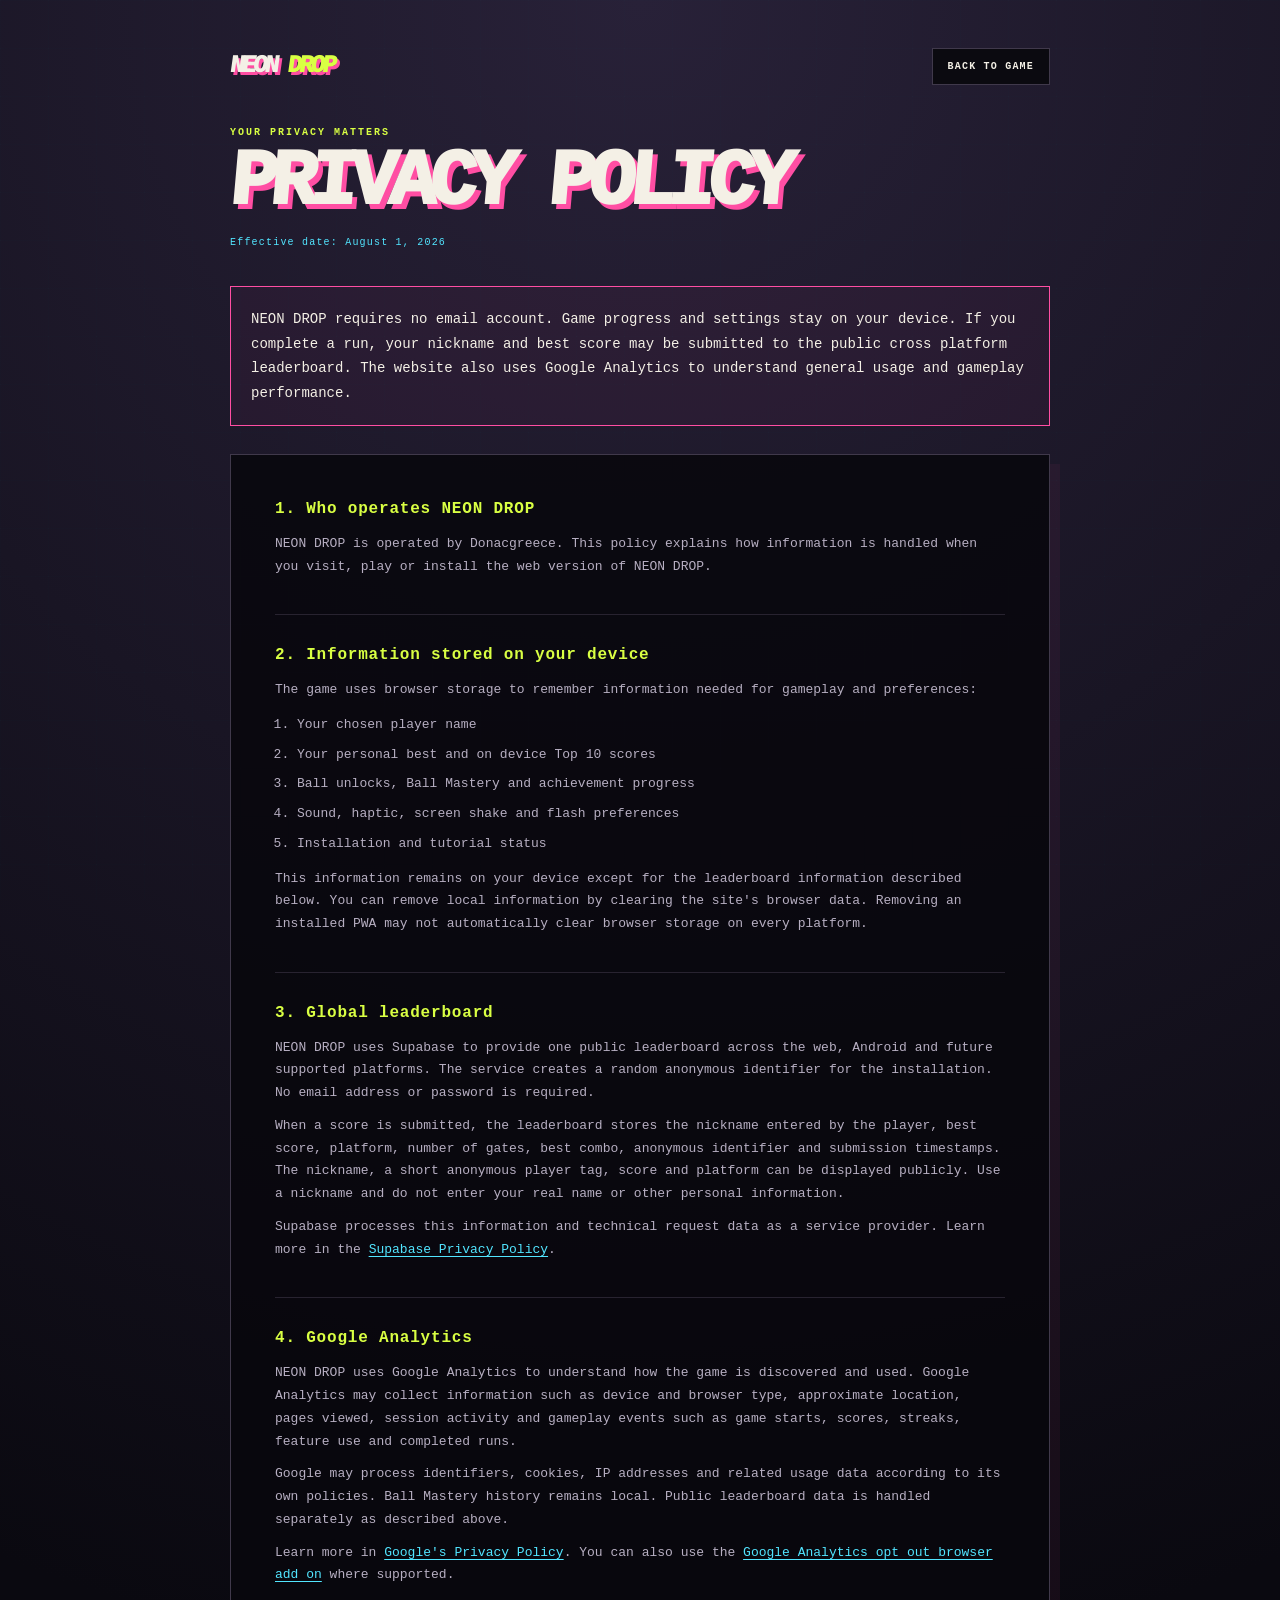
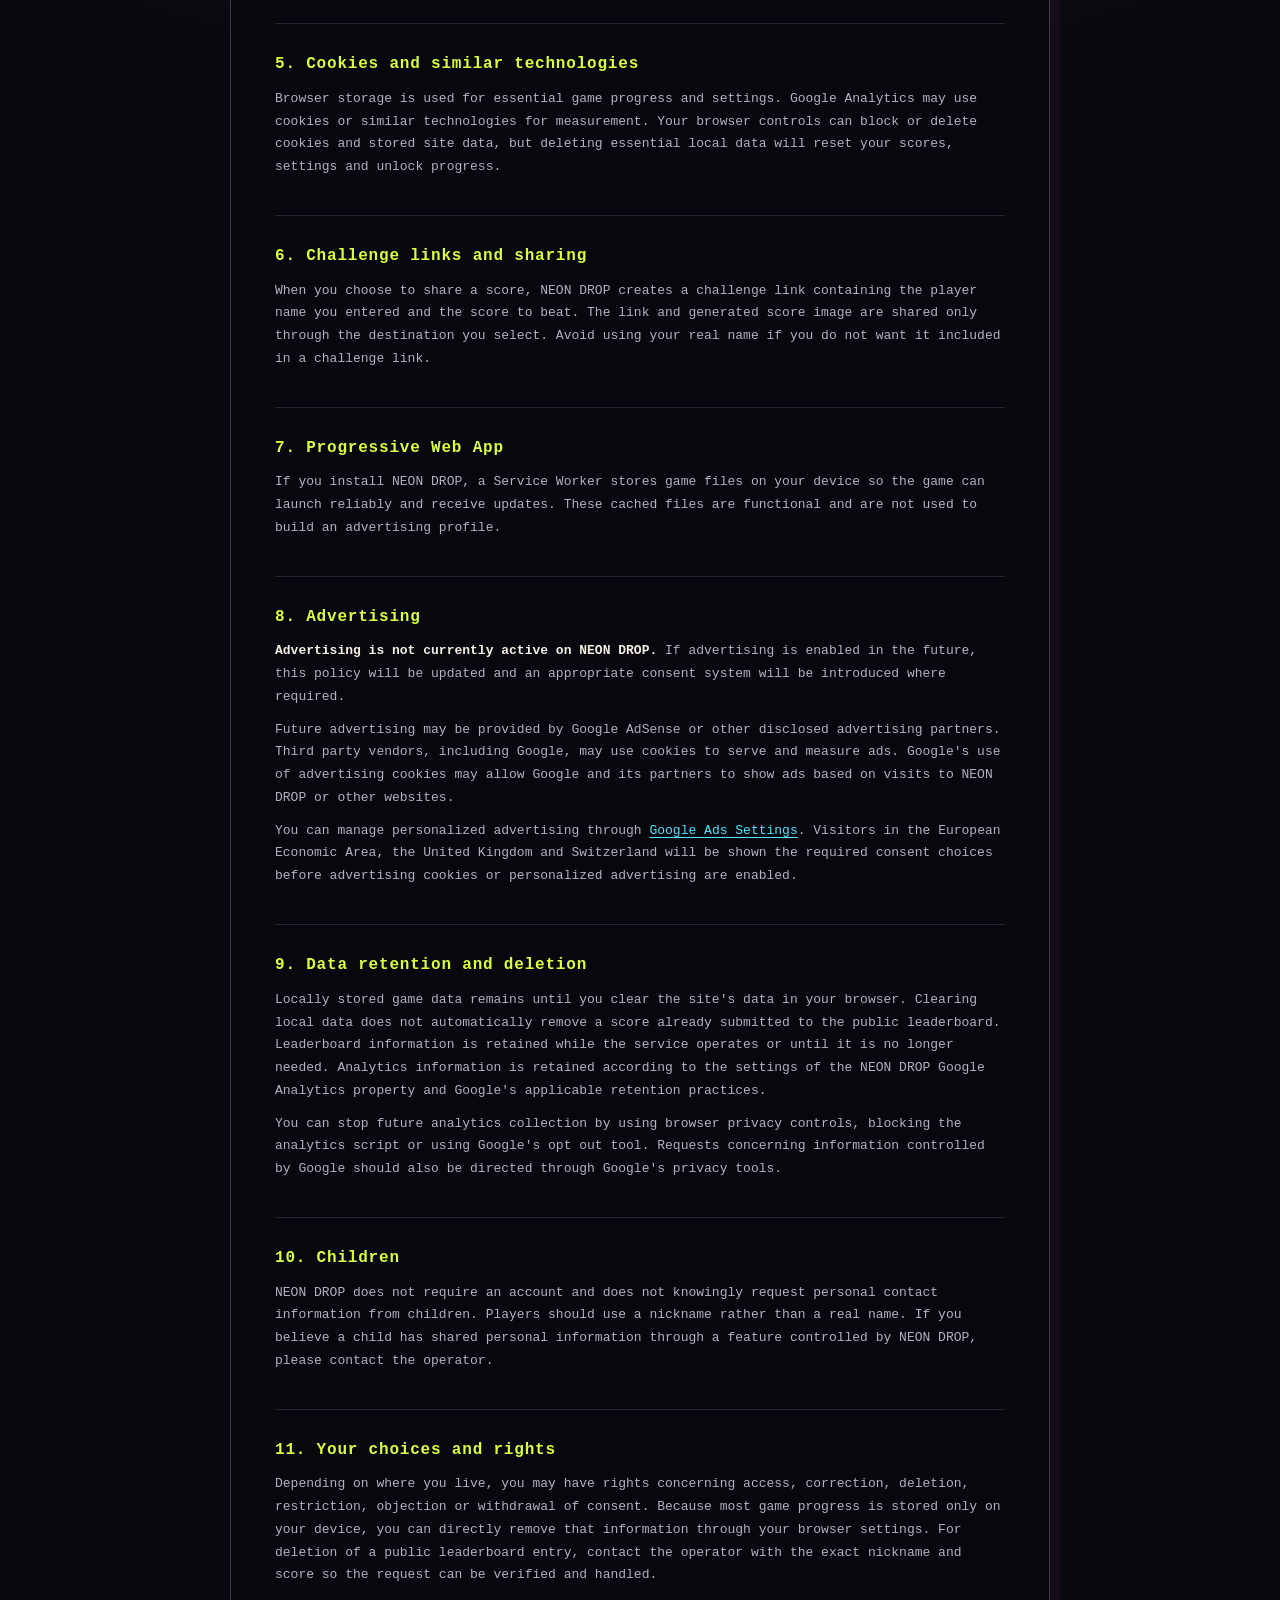
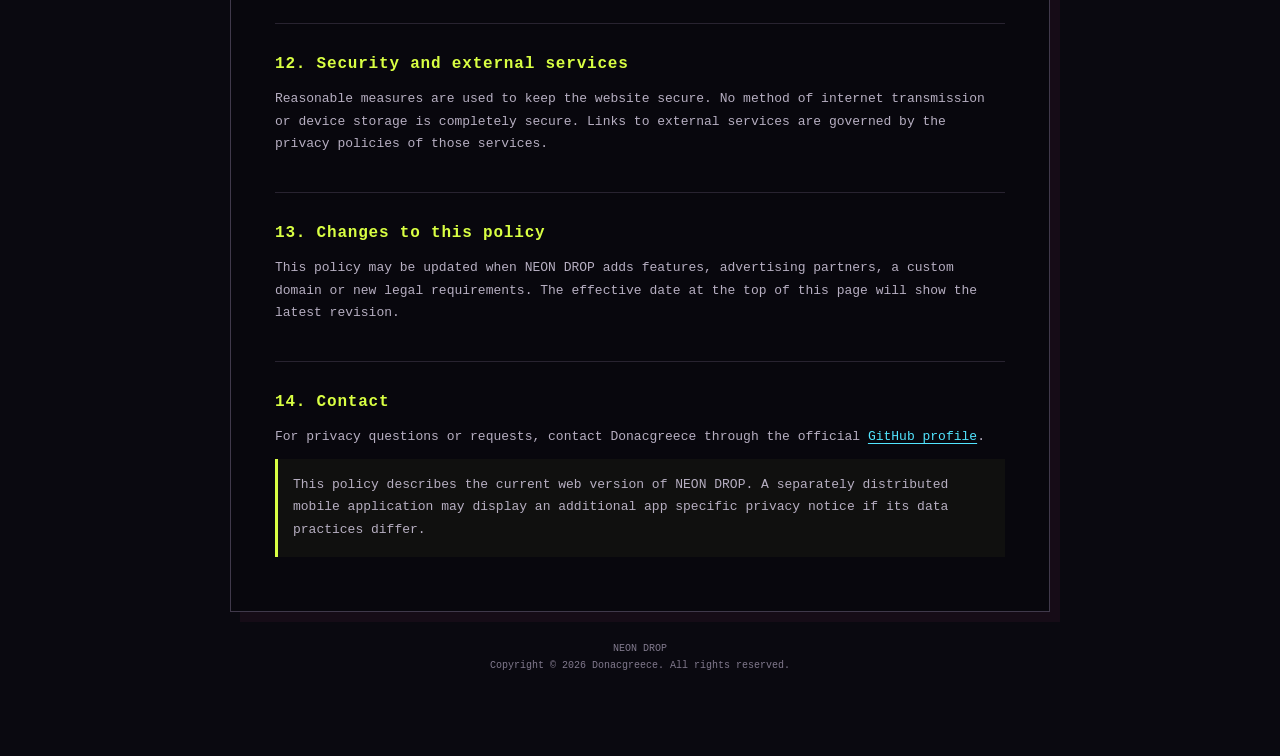
<file: web/privacy.html>
<!doctype html>
<html lang="en">
<head>
  <meta charset="utf-8">
  <script>
    if (location.hostname.toLowerCase() === 'donacgreece.github.io') {
      const path = location.pathname.replace(/^\/NeonDrop(?=\/|$)/i, '') || '/';
      location.replace(`https://neondrop.net${path}${location.search}${location.hash}`);
    }
  </script>
  <meta name="viewport" content="width=device-width,initial-scale=1,viewport-fit=cover">
  <title>Privacy Policy | NEON DROP</title>
  <meta name="description" content="Privacy Policy for the NEON DROP mobile arcade game.">
  <meta name="theme-color" content="#0a0910">
  <link rel="canonical" href="https://neondrop.net/privacy.html">
  <link rel="icon" type="image/png" href="favicon.png">
  <link rel="apple-touch-icon" href="apple-touch-icon.png">
  <style>
    :root{--ink:#0a0910;--panel:#100e18;--paper:#f4f0e6;--muted:#b7afc2;--acid:#d9ff43;--hot:#ff4ea3;--cyan:#52e5ff;--line:#40394b}*{box-sizing:border-box}html{background:var(--ink);color:var(--paper);font-family:ui-monospace,SFMono-Regular,Menlo,Consolas,monospace;-webkit-font-smoothing:antialiased}body{margin:0;min-height:100vh;background:radial-gradient(circle at 50% 0,#282138 0,#0a0910 42%)}body:before{content:"";position:fixed;inset:0;pointer-events:none;opacity:.16;background:linear-gradient(#52e5ff12 1px,transparent 1px),linear-gradient(90deg,#52e5ff12 1px,transparent 1px);background-size:48px 48px}.page{position:relative;width:min(100% - 32px,820px);margin:0 auto;padding:48px 0 72px}.top{display:flex;align-items:center;justify-content:space-between;gap:20px;margin-bottom:42px}.logo{color:var(--paper);font-size:24px;font-weight:950;line-height:.85;letter-spacing:-.12em;transform:skew(-8deg);text-shadow:3px 3px var(--hot)}.logo span{color:var(--acid)}.back{padding:12px 15px;border:1px solid var(--line);color:var(--paper);background:#0b0a10;text-decoration:none;font-size:10px;font-weight:900;letter-spacing:.12em;text-transform:uppercase}.back:focus-visible,.back:hover{border-color:var(--cyan);color:var(--cyan)}.eyebrow{margin:0 0 12px;color:var(--acid);font-size:10px;font-weight:900;letter-spacing:.2em;text-transform:uppercase}h1{max-width:650px;margin:0 0 20px;font-size:clamp(42px,10vw,78px);line-height:.86;letter-spacing:-.09em;font-weight:950;transform:skew(-5deg);text-shadow:5px 5px var(--hot)}.updated{margin:0 0 38px;color:var(--cyan);font-size:10px;letter-spacing:.12em}.summary{margin-bottom:28px;padding:20px;border:1px solid var(--hot);background:#ff4ea30b;color:var(--paper);font-size:14px;line-height:1.75}.policy{padding:clamp(22px,5vw,44px);border:1px solid var(--line);background:#08070ddf;box-shadow:10px 10px #ff4ea30d}.policy section+section{margin-top:36px;padding-top:30px;border-top:1px solid #282330}.policy h2{margin:0 0 13px;color:var(--acid);font-size:16px;line-height:1.3;letter-spacing:.05em}.policy p,.policy li{color:var(--muted);font-size:13px;line-height:1.75}.policy p{margin:10px 0}.policy ol{margin:12px 0;padding-left:22px}.policy li+li{margin-top:7px}.policy strong{color:var(--paper)}a{color:var(--cyan);text-underline-offset:3px}.notice{padding:15px;border-left:3px solid var(--acid);background:#d9ff4309}.footer{margin-top:28px;color:#81798d;font-size:10px;line-height:1.7;text-align:center}@media(max-width:560px){.page{width:min(100% - 24px,820px);padding-top:max(28px,env(safe-area-inset-top));padding-bottom:max(48px,env(safe-area-inset-bottom))}.top{margin-bottom:34px}.logo{font-size:20px}.back{padding:10px;font-size:9px}.policy{padding:22px 18px}h1{font-size:48px}}
  </style>
</head>
<body>
  <main class="page">
    <header class="top">
      <div class="logo" aria-label="NEON DROP">NEON <span>DROP</span></div>
      <a class="back" href="./">Back to game</a>
    </header>

    <p class="eyebrow">Your privacy matters</p>
    <h1>PRIVACY POLICY</h1>
    <p class="updated">Effective date: August 1, 2026</p>

    <p class="summary">NEON DROP requires no email account. Game progress and settings stay on your device. If you complete a run, your nickname and best score may be submitted to the public cross platform leaderboard. The website also uses Google Analytics to understand general usage and gameplay performance.</p>

    <article class="policy">
      <section>
        <h2>1. Who operates NEON DROP</h2>
        <p>NEON DROP is operated by Donacgreece. This policy explains how information is handled when you visit, play or install the web version of NEON DROP.</p>
      </section>

      <section>
        <h2>2. Information stored on your device</h2>
        <p>The game uses browser storage to remember information needed for gameplay and preferences:</p>
        <ol>
          <li>Your chosen player name</li>
          <li>Your personal best and on device Top 10 scores</li>
          <li>Ball unlocks, Ball Mastery and achievement progress</li>
          <li>Sound, haptic, screen shake and flash preferences</li>
          <li>Installation and tutorial status</li>
        </ol>
        <p>This information remains on your device except for the leaderboard information described below. You can remove local information by clearing the site's browser data. Removing an installed PWA may not automatically clear browser storage on every platform.</p>
      </section>

      <section>
        <h2>3. Global leaderboard</h2>
        <p>NEON DROP uses Supabase to provide one public leaderboard across the web, Android and future supported platforms. The service creates a random anonymous identifier for the installation. No email address or password is required.</p>
        <p>When a score is submitted, the leaderboard stores the nickname entered by the player, best score, platform, number of gates, best combo, anonymous identifier and submission timestamps. The nickname, a short anonymous player tag, score and platform can be displayed publicly. Use a nickname and do not enter your real name or other personal information.</p>
        <p>Supabase processes this information and technical request data as a service provider. Learn more in the <a href="https://supabase.com/privacy" rel="noopener noreferrer">Supabase Privacy Policy</a>.</p>
      </section>

      <section>
        <h2>4. Google Analytics</h2>
        <p>NEON DROP uses Google Analytics to understand how the game is discovered and used. Google Analytics may collect information such as device and browser type, approximate location, pages viewed, session activity and gameplay events such as game starts, scores, streaks, feature use and completed runs.</p>
        <p>Google may process identifiers, cookies, IP addresses and related usage data according to its own policies. Ball Mastery history remains local. Public leaderboard data is handled separately as described above.</p>
        <p>Learn more in <a href="https://policies.google.com/privacy" rel="noopener noreferrer">Google's Privacy Policy</a>. You can also use the <a href="https://tools.google.com/dlpage/gaoptout" rel="noopener noreferrer">Google Analytics opt out browser add on</a> where supported.</p>
      </section>

      <section>
        <h2>5. Cookies and similar technologies</h2>
        <p>Browser storage is used for essential game progress and settings. Google Analytics may use cookies or similar technologies for measurement. Your browser controls can block or delete cookies and stored site data, but deleting essential local data will reset your scores, settings and unlock progress.</p>
      </section>

      <section>
        <h2>6. Challenge links and sharing</h2>
        <p>When you choose to share a score, NEON DROP creates a challenge link containing the player name you entered and the score to beat. The link and generated score image are shared only through the destination you select. Avoid using your real name if you do not want it included in a challenge link.</p>
      </section>

      <section>
        <h2>7. Progressive Web App</h2>
        <p>If you install NEON DROP, a Service Worker stores game files on your device so the game can launch reliably and receive updates. These cached files are functional and are not used to build an advertising profile.</p>
      </section>

      <section>
        <h2>8. Advertising</h2>
        <p><strong>Advertising is not currently active on NEON DROP.</strong> If advertising is enabled in the future, this policy will be updated and an appropriate consent system will be introduced where required.</p>
        <p>Future advertising may be provided by Google AdSense or other disclosed advertising partners. Third party vendors, including Google, may use cookies to serve and measure ads. Google's use of advertising cookies may allow Google and its partners to show ads based on visits to NEON DROP or other websites.</p>
        <p>You can manage personalized advertising through <a href="https://adssettings.google.com/" rel="noopener noreferrer">Google Ads Settings</a>. Visitors in the European Economic Area, the United Kingdom and Switzerland will be shown the required consent choices before advertising cookies or personalized advertising are enabled.</p>
      </section>

      <section>
        <h2>9. Data retention and deletion</h2>
        <p>Locally stored game data remains until you clear the site's data in your browser. Clearing local data does not automatically remove a score already submitted to the public leaderboard. Leaderboard information is retained while the service operates or until it is no longer needed. Analytics information is retained according to the settings of the NEON DROP Google Analytics property and Google's applicable retention practices.</p>
        <p>You can stop future analytics collection by using browser privacy controls, blocking the analytics script or using Google's opt out tool. Requests concerning information controlled by Google should also be directed through Google's privacy tools.</p>
      </section>

      <section>
        <h2>10. Children</h2>
        <p>NEON DROP does not require an account and does not knowingly request personal contact information from children. Players should use a nickname rather than a real name. If you believe a child has shared personal information through a feature controlled by NEON DROP, please contact the operator.</p>
      </section>

      <section>
        <h2>11. Your choices and rights</h2>
        <p>Depending on where you live, you may have rights concerning access, correction, deletion, restriction, objection or withdrawal of consent. Because most game progress is stored only on your device, you can directly remove that information through your browser settings. For deletion of a public leaderboard entry, contact the operator with the exact nickname and score so the request can be verified and handled.</p>
      </section>

      <section>
        <h2>12. Security and external services</h2>
        <p>Reasonable measures are used to keep the website secure. No method of internet transmission or device storage is completely secure. Links to external services are governed by the privacy policies of those services.</p>
      </section>

      <section>
        <h2>13. Changes to this policy</h2>
        <p>This policy may be updated when NEON DROP adds features, advertising partners, a custom domain or new legal requirements. The effective date at the top of this page will show the latest revision.</p>
      </section>

      <section>
        <h2>14. Contact</h2>
        <p>For privacy questions or requests, contact Donacgreece through the official <a href="https://github.com/Donacgreece" rel="noopener noreferrer">GitHub profile</a>.</p>
        <p class="notice">This policy describes the current web version of NEON DROP. A separately distributed mobile application may display an additional app specific privacy notice if its data practices differ.</p>
      </section>
    </article>

    <p class="footer">NEON DROP<br>Copyright © 2026 Donacgreece. All rights reserved.</p>
  </main>
</body>
</html>
</file>
